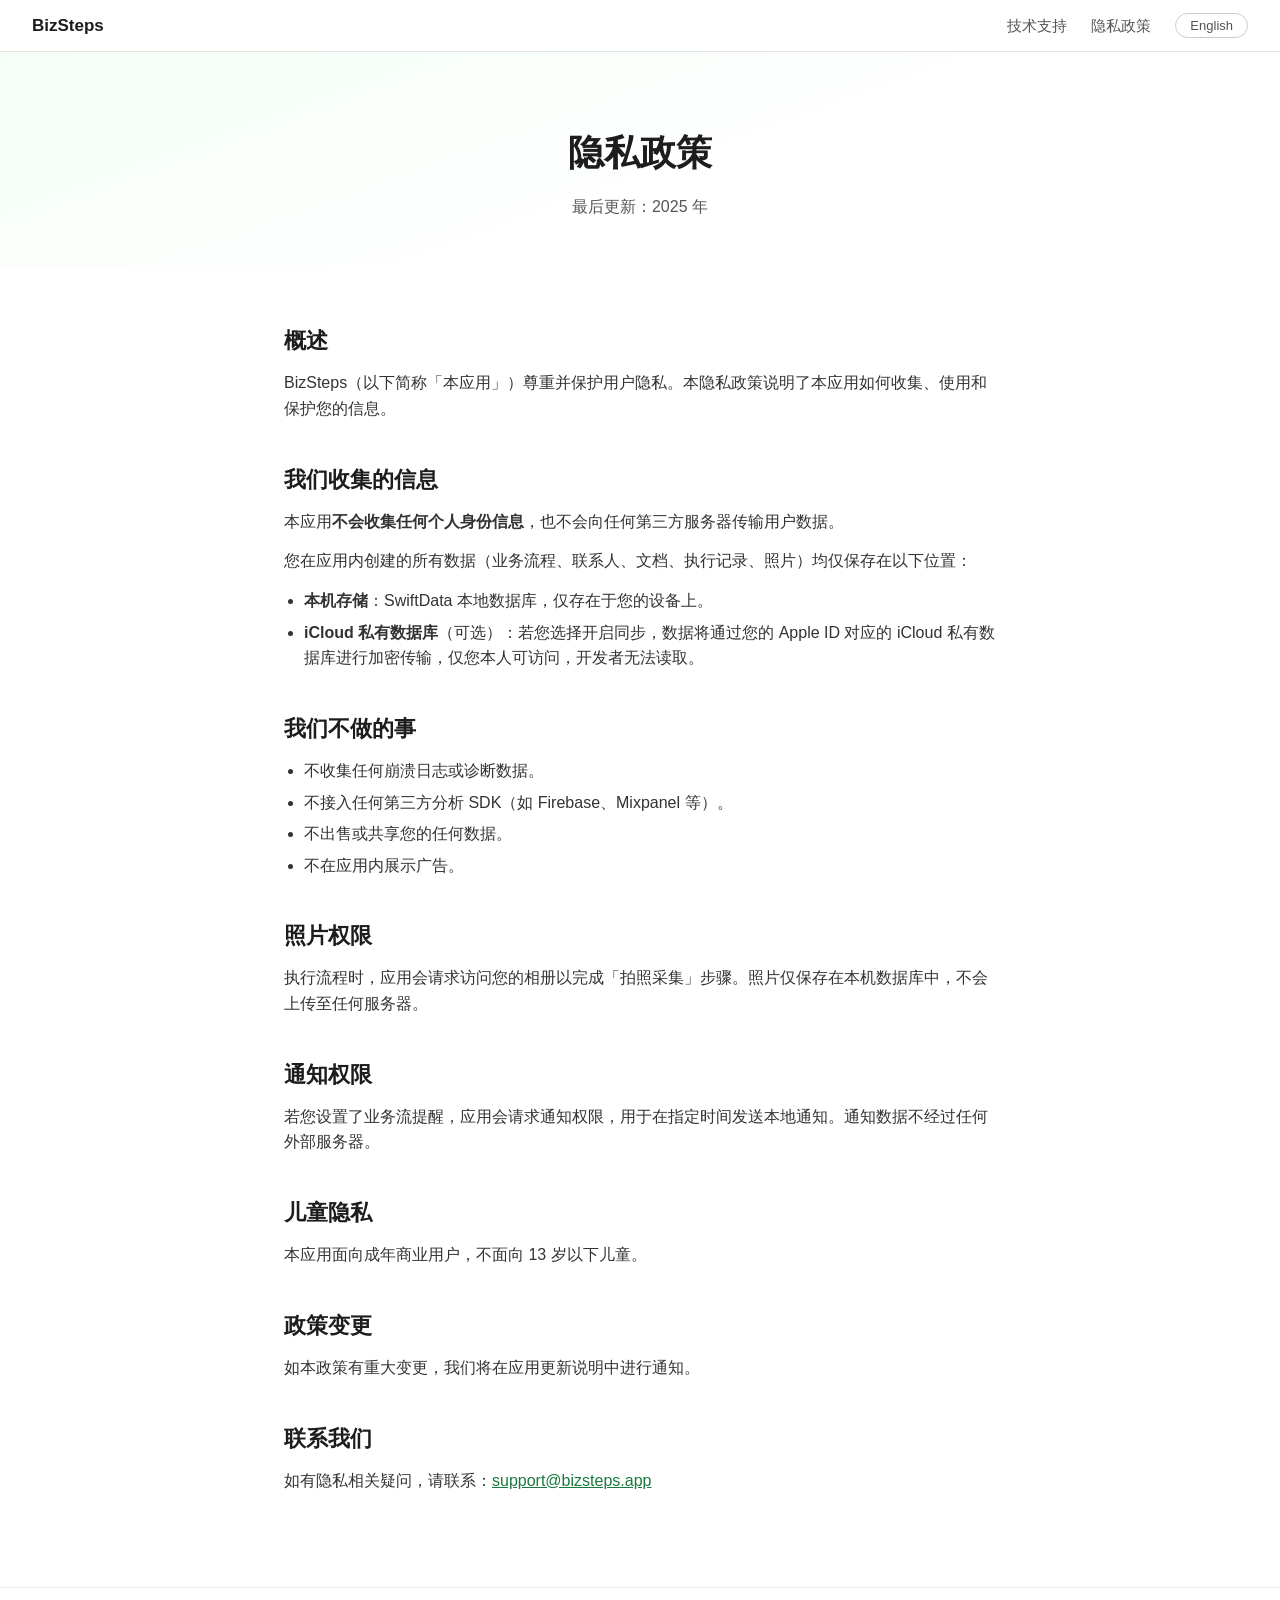
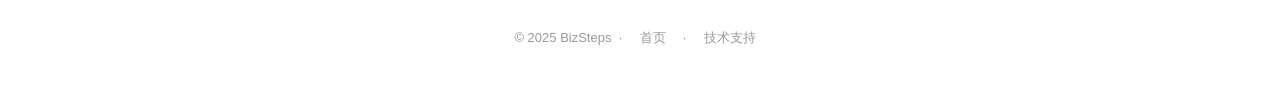
<file: privacy.html>
<!DOCTYPE html>
<html lang="zh">
<head>
  <meta charset="UTF-8">
  <meta name="viewport" content="width=device-width, initial-scale=1">
  <title>BizSteps – 隐私政策 / Privacy Policy</title>
  <link rel="stylesheet" href="style.css">
  <script src="lang.js"></script>
</head>
<body>

<nav>
  <a class="nav-brand" href="index.html">
    <span>BizSteps</span>
  </a>
  <div class="nav-links">
    <a href="support.html"><span data-lang="zh" class="inline">技术支持</span><span data-lang="en" class="inline">Support</span></a>
    <a href="privacy.html"><span data-lang="zh" class="inline">隐私政策</span><span data-lang="en" class="inline">Privacy</span></a>
    <button class="lang-btn" id="langBtn" onclick="toggleLang()">English</button>
  </div>
</nav>

<div class="page-header">
  <div data-lang="zh"><h1>隐私政策</h1><p>最后更新：2025 年</p></div>
  <div data-lang="en"><h1>Privacy Policy</h1><p>Last updated: 2025</p></div>
</div>

<div class="content">

  <div data-lang="zh">
    <h2>概述</h2>
    <p>BizSteps（以下简称「本应用」）尊重并保护用户隐私。本隐私政策说明了本应用如何收集、使用和保护您的信息。</p>

    <h2>我们收集的信息</h2>
    <p>本应用<strong>不会收集任何个人身份信息</strong>，也不会向任何第三方服务器传输用户数据。</p>
    <p>您在应用内创建的所有数据（业务流程、联系人、文档、执行记录、照片）均仅保存在以下位置：</p>
    <ul>
      <li><strong>本机存储</strong>：SwiftData 本地数据库，仅存在于您的设备上。</li>
      <li><strong>iCloud 私有数据库</strong>（可选）：若您选择开启同步，数据将通过您的 Apple ID 对应的 iCloud 私有数据库进行加密传输，仅您本人可访问，开发者无法读取。</li>
    </ul>

    <h2>我们不做的事</h2>
    <ul>
      <li>不收集任何崩溃日志或诊断数据。</li>
      <li>不接入任何第三方分析 SDK（如 Firebase、Mixpanel 等）。</li>
      <li>不出售或共享您的任何数据。</li>
      <li>不在应用内展示广告。</li>
    </ul>

    <h2>照片权限</h2>
    <p>执行流程时，应用会请求访问您的相册以完成「拍照采集」步骤。照片仅保存在本机数据库中，不会上传至任何服务器。</p>

    <h2>通知权限</h2>
    <p>若您设置了业务流提醒，应用会请求通知权限，用于在指定时间发送本地通知。通知数据不经过任何外部服务器。</p>

    <h2>儿童隐私</h2>
    <p>本应用面向成年商业用户，不面向 13 岁以下儿童。</p>

    <h2>政策变更</h2>
    <p>如本政策有重大变更，我们将在应用更新说明中进行通知。</p>

    <h2>联系我们</h2>
    <p>如有隐私相关疑问，请联系：<a href="mailto:support@bizsteps.app">support@bizsteps.app</a></p>
  </div>

  <div data-lang="en">
    <h2>Overview</h2>
    <p>BizSteps ("the App") is committed to protecting your privacy. This policy explains how the App handles your information.</p>

    <h2>Information We Collect</h2>
    <p>The App <strong>does not collect any personally identifiable information</strong> and does not transmit user data to any third-party servers.</p>
    <p>All data you create within the App (workflows, contacts, documents, execution history, photos) is stored only in the following locations:</p>
    <ul>
      <li><strong>On-device storage</strong>: A local SwiftData database that exists only on your device.</li>
      <li><strong>iCloud Private Database</strong> (optional): If you enable sync, data is encrypted and transmitted through your personal iCloud private database, accessible only by you. Developers cannot access this data.</li>
    </ul>

    <h2>What We Don't Do</h2>
    <ul>
      <li>We do not collect crash logs or diagnostic data.</li>
      <li>We do not integrate any third-party analytics SDKs (e.g. Firebase, Mixpanel).</li>
      <li>We do not sell or share your data with anyone.</li>
      <li>We do not show advertisements.</li>
    </ul>

    <h2>Photo Library Access</h2>
    <p>During workflow execution, the App may request access to your photo library for "photo capture" steps. Photos are stored only in the local on-device database and are never uploaded to any server.</p>

    <h2>Notifications</h2>
    <p>If you set workflow reminders, the App will request notification permission to deliver local notifications at the scheduled time. No notification data passes through any external server.</p>

    <h2>Children's Privacy</h2>
    <p>This App is intended for adult business users and is not directed at children under 13.</p>

    <h2>Changes to This Policy</h2>
    <p>If we make significant changes to this policy, we will notify you in the App's update release notes.</p>

    <h2>Contact</h2>
    <p>For privacy-related questions, please contact: <a href="mailto:support@bizsteps.app">support@bizsteps.app</a></p>
  </div>

</div>

<footer>
  <div data-lang="zh">
    <p>© 2025 BizSteps &nbsp;·&nbsp; <a href="index.html">首页</a> &nbsp;·&nbsp; <a href="support.html">技术支持</a></p>
  </div>
  <div data-lang="en">
    <p>© 2025 BizSteps &nbsp;·&nbsp; <a href="index.html">Home</a> &nbsp;·&nbsp; <a href="support.html">Support</a></p>
  </div>
</footer>

</body>
</html>
</file>
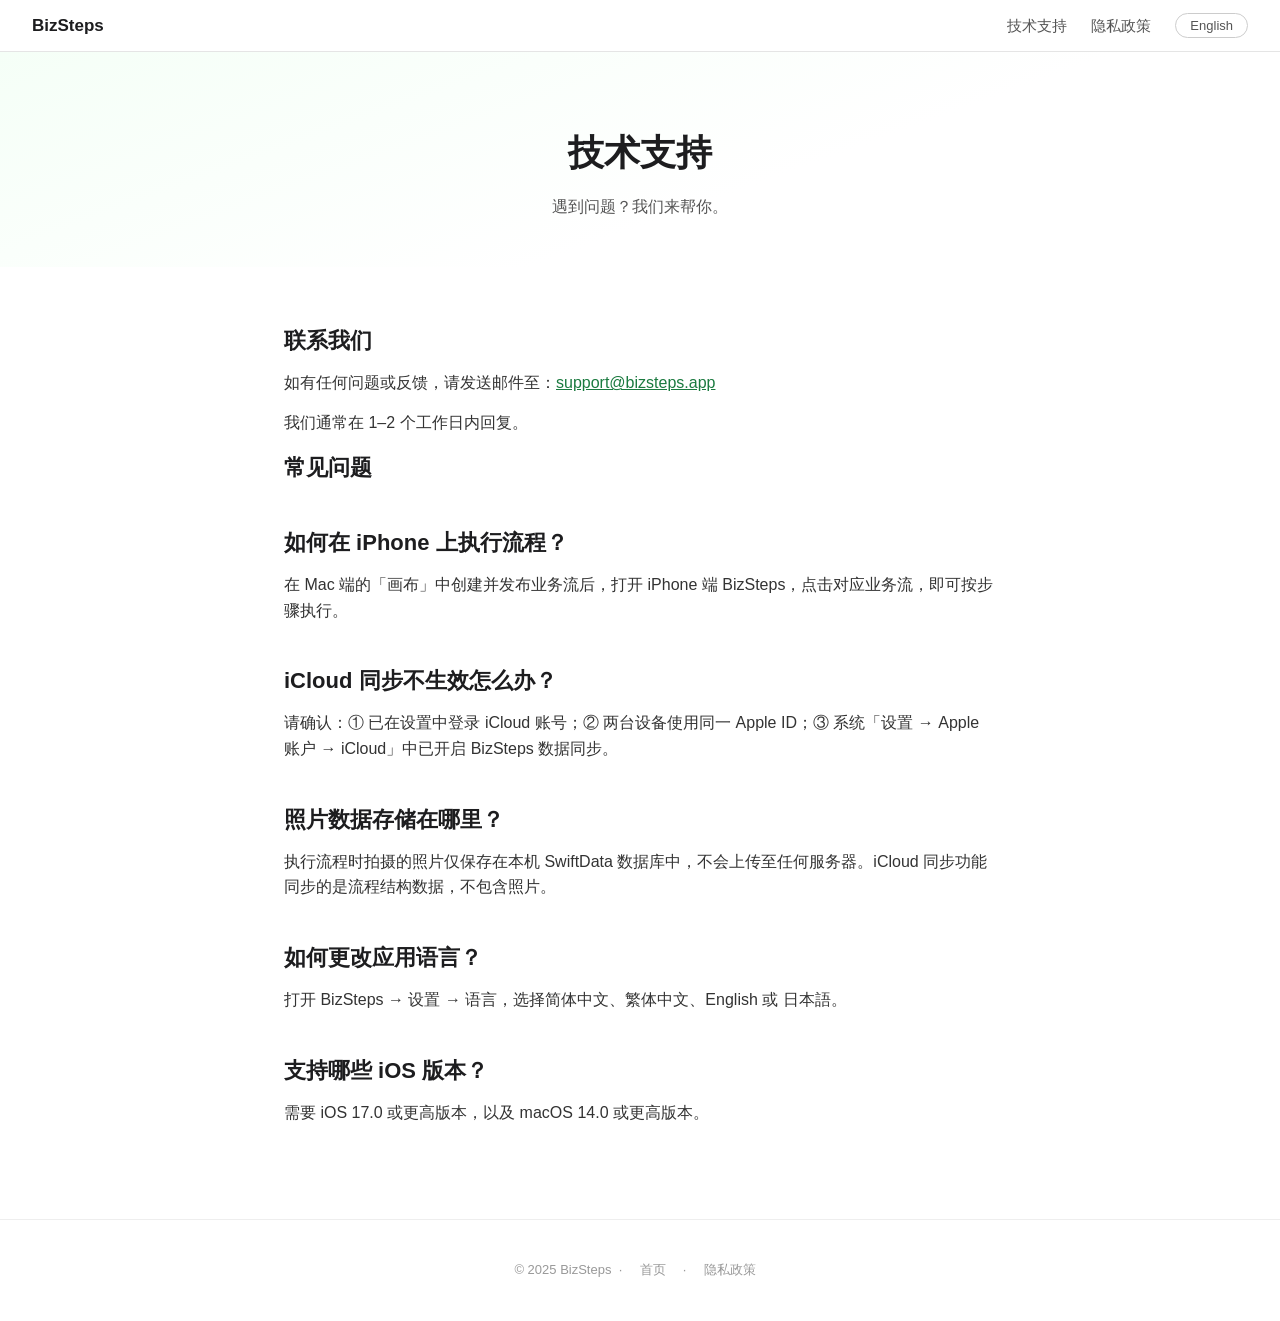
<file: support.html>
<!DOCTYPE html>
<html lang="zh">
<head>
  <meta charset="UTF-8">
  <meta name="viewport" content="width=device-width, initial-scale=1">
  <title>BizSteps – 技术支持 / Support</title>
  <link rel="stylesheet" href="style.css">
  <script src="lang.js"></script>
</head>
<body>

<nav>
  <a class="nav-brand" href="index.html">
    <span>BizSteps</span>
  </a>
  <div class="nav-links">
    <a href="support.html"><span data-lang="zh" class="inline">技术支持</span><span data-lang="en" class="inline">Support</span></a>
    <a href="privacy.html"><span data-lang="zh" class="inline">隐私政策</span><span data-lang="en" class="inline">Privacy</span></a>
    <button class="lang-btn" id="langBtn" onclick="toggleLang()">English</button>
  </div>
</nav>

<div class="page-header">
  <div data-lang="zh"><h1>技术支持</h1><p>遇到问题？我们来帮你。</p></div>
  <div data-lang="en"><h1>Support</h1><p>Having trouble? We're here to help.</p></div>
</div>

<div class="content">

  <!-- 联系方式 -->
  <div data-lang="zh">
    <h2>联系我们</h2>
    <p>如有任何问题或反馈，请发送邮件至：<a href="mailto:support@bizsteps.app">support@bizsteps.app</a></p>
    <p>我们通常在 1–2 个工作日内回复。</p>
  </div>
  <div data-lang="en">
    <h2>Contact Us</h2>
    <p>For any questions or feedback, please email us at: <a href="mailto:support@bizsteps.app">support@bizsteps.app</a></p>
    <p>We typically respond within 1–2 business days.</p>
  </div>

  <!-- FAQ -->
  <div data-lang="zh">
    <h2>常见问题</h2>

    <h2>如何在 iPhone 上执行流程？</h2>
    <p>在 Mac 端的「画布」中创建并发布业务流后，打开 iPhone 端 BizSteps，点击对应业务流，即可按步骤执行。</p>

    <h2>iCloud 同步不生效怎么办？</h2>
    <p>请确认：① 已在设置中登录 iCloud 账号；② 两台设备使用同一 Apple ID；③ 系统「设置 → Apple 账户 → iCloud」中已开启 BizSteps 数据同步。</p>

    <h2>照片数据存储在哪里？</h2>
    <p>执行流程时拍摄的照片仅保存在本机 SwiftData 数据库中，不会上传至任何服务器。iCloud 同步功能同步的是流程结构数据，不包含照片。</p>

    <h2>如何更改应用语言？</h2>
    <p>打开 BizSteps → 设置 → 语言，选择简体中文、繁体中文、English 或 日本語。</p>

    <h2>支持哪些 iOS 版本？</h2>
    <p>需要 iOS 17.0 或更高版本，以及 macOS 14.0 或更高版本。</p>
  </div>

  <div data-lang="en">
    <h2>Frequently Asked Questions</h2>

    <h2>How do I execute a workflow on iPhone?</h2>
    <p>After creating and publishing a workflow in the Mac Canvas, open BizSteps on iPhone and tap the workflow to start step-by-step execution.</p>

    <h2>iCloud sync isn't working — what should I do?</h2>
    <p>Please check: ① You're signed into iCloud on both devices; ② Both devices use the same Apple ID; ③ BizSteps is enabled under Settings → Apple Account → iCloud.</p>

    <h2>Where are my photos stored?</h2>
    <p>Photos captured during execution are stored only in the local SwiftData database on your device. They are not uploaded to any server. iCloud sync covers workflow structure data only, not photos.</p>

    <h2>How do I change the app language?</h2>
    <p>Open BizSteps → Settings → Language, then choose from Simplified Chinese, Traditional Chinese, English, or Japanese.</p>

    <h2>What iOS version is required?</h2>
    <p>iOS 17.0 or later is required. macOS 14.0 or later for the Mac app.</p>
  </div>

</div>

<footer>
  <div data-lang="zh">
    <p>© 2025 BizSteps &nbsp;·&nbsp; <a href="index.html">首页</a> &nbsp;·&nbsp; <a href="privacy.html">隐私政策</a></p>
  </div>
  <div data-lang="en">
    <p>© 2025 BizSteps &nbsp;·&nbsp; <a href="index.html">Home</a> &nbsp;·&nbsp; <a href="privacy.html">Privacy Policy</a></p>
  </div>
</footer>

</body>
</html>
</file>
<file: style.css>
* { box-sizing: border-box; margin: 0; padding: 0; }

body {
  font-family: -apple-system, BlinkMacSystemFont, "Segoe UI", sans-serif;
  color: #1d1d1f;
  background: #fff;
  line-height: 1.6;
}

/* NAV */
nav {
  position: sticky; top: 0; z-index: 100;
  background: rgba(255,255,255,0.85);
  backdrop-filter: saturate(180%) blur(20px);
  border-bottom: 1px solid #e5e5e5;
  display: flex; align-items: center; justify-content: space-between;
  padding: 0 32px; height: 52px;
}
.nav-brand { display: flex; align-items: center; gap: 10px; text-decoration: none; color: inherit; }
.nav-brand img { width: 28px; height: 28px; border-radius: 7px; }
.nav-brand span { font-weight: 600; font-size: 17px; }
.nav-links { display: flex; align-items: center; gap: 24px; }
.nav-links a { text-decoration: none; color: #555; font-size: 15px; }
.nav-links a:hover { color: #000; }
.lang-btn {
  background: none; border: 1px solid #ccc; border-radius: 20px;
  padding: 4px 14px; font-size: 13px; cursor: pointer; color: #555;
}
.lang-btn:hover { border-color: #888; color: #000; }

/* HERO */
.hero {
  text-align: center;
  padding: 100px 24px 80px;
  background: linear-gradient(160deg, #f5fff7 0%, #fff 60%);
}
.hero .app-icon {
  width: 100px; height: 100px; border-radius: 22px;
  box-shadow: 0 8px 30px rgba(0,0,0,0.12);
  margin-bottom: 28px;
}
.hero h1 { font-size: 48px; font-weight: 700; letter-spacing: -0.5px; }
.hero .tagline { font-size: 20px; color: #555; margin: 16px auto 40px; max-width: 560px; }
.btn-appstore {
  display: inline-block;
  background: #000; color: #fff;
  padding: 14px 32px; border-radius: 30px;
  text-decoration: none; font-size: 17px; font-weight: 500;
  transition: background .2s;
}
.btn-appstore:hover { background: #333; }

/* FEATURES */
.features {
  max-width: 960px; margin: 0 auto;
  padding: 80px 24px;
  display: grid; grid-template-columns: repeat(auto-fit, minmax(260px, 1fr));
  gap: 40px;
}
.feature { text-align: center; }
.feature .icon { font-size: 40px; margin-bottom: 16px; }
.feature h3 { font-size: 18px; font-weight: 600; margin-bottom: 8px; }
.feature p { font-size: 15px; color: #555; }

/* SCREENSHOTS */
.screenshots {
  padding: 64px 0 56px;
  overflow: hidden;
}
.screenshots-label {
  text-align: center;
  font-size: 13px;
  font-weight: 500;
  text-transform: uppercase;
  letter-spacing: .08em;
  color: #aaa;
  margin-bottom: 32px;
}
.screenshots-track {
  display: flex;
  gap: 24px;
  padding: 0 40px 20px;
  overflow-x: auto;
  scroll-snap-type: x mandatory;
  -webkit-overflow-scrolling: touch;
  justify-content: center;
}
.screenshots-track::-webkit-scrollbar { height: 4px; }
.screenshots-track::-webkit-scrollbar-thumb { background: #ddd; border-radius: 2px; }

/* iPhone frame */
.phone-frame {
  flex: 0 0 auto;
  scroll-snap-align: start;
  width: 230px;
  border-radius: 36px;
  background: #111;
  padding: 10px;
  box-shadow: 0 20px 60px rgba(0,0,0,0.18);
  position: relative;
}
.phone-frame::before {
  content: '';
  display: block;
  width: 60px; height: 12px;
  background: #111;
  border-radius: 0 0 10px 10px;
  position: absolute;
  top: 10px; left: 50%; transform: translateX(-50%);
  z-index: 2;
}
.phone-frame img {
  width: 100%;
  aspect-ratio: 9 / 19.5;
  border-radius: 28px;
  object-fit: cover;
  display: block;
  background: #f0f0f0;
}
.screen-placeholder {
  display: none;
  width: 100%;
  aspect-ratio: 9 / 19.5;
  border-radius: 28px;
  background: linear-gradient(160deg, #e8f5ec 0%, #c8ecd3 100%);
  align-items: center;
  justify-content: center;
  flex-direction: column;
  gap: 8px;
  color: #5cb878;
}
.screen-placeholder span {
  font-size: 28px;
  font-weight: 700;
  opacity: 0.35;
}

/* SECTION DIVIDER */
.divider { border: none; border-top: 1px solid #eee; margin: 0 24px; }

/* CONTENT PAGE */
.page-header {
  background: linear-gradient(160deg, #f5fff7 0%, #fff 60%);
  padding: 72px 24px 48px; text-align: center;
}
.page-header h1 { font-size: 36px; font-weight: 700; }
.page-header p { color: #555; margin-top: 12px; }

.content {
  max-width: 760px; margin: 0 auto; padding: 56px 24px 80px;
}
.content h2 { font-size: 22px; font-weight: 600; margin: 40px 0 12px; }
.content h2:first-child { margin-top: 0; }
.content p { color: #333; margin-bottom: 14px; }
.content ul { padding-left: 20px; color: #333; margin-bottom: 14px; }
.content ul li { margin-bottom: 6px; }
.content a { color: #1a7a3f; }

/* FOOTER */
footer {
  text-align: center; padding: 40px 24px;
  font-size: 13px; color: #999;
  border-top: 1px solid #eee;
}
footer a { color: #999; text-decoration: none; margin: 0 10px; }
footer a:hover { color: #555; }

/* LANG TOGGLE */
[data-lang] { display: none; }
.zh [data-lang="zh"] { display: block; }
.zh [data-lang="zh"].inline { display: inline; }
.en [data-lang="en"] { display: block; }
.en [data-lang="en"].inline { display: inline; }
</file>
